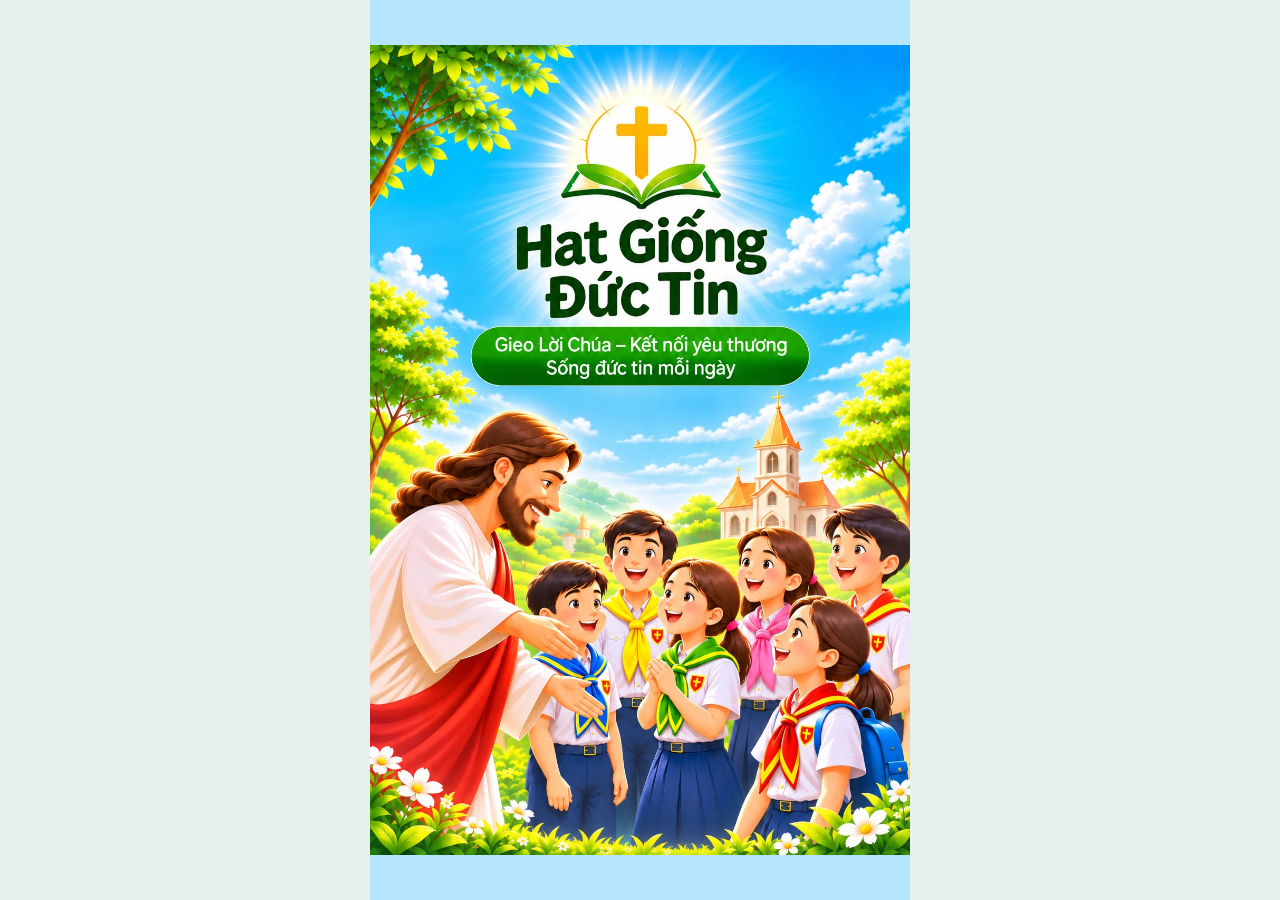
<file: index.html>
<!doctype html>
<html lang="vi">
<head>
  <meta charset="utf-8" />
  <meta name="viewport" content="width=device-width, initial-scale=1, viewport-fit=cover" />
  <meta name="theme-color" content="#127643" />
  <meta name="description" content="LUMI: cùng người trẻ khám phá Lời Chúa, cầu nguyện và kết nối cộng đoàn." />
  <title>LUMI – Hành trình đức tin</title>
  <link rel="icon" href="assets/icon.svg" type="image/svg+xml" />
  <link rel="manifest" href="manifest.webmanifest" />
  <meta name="apple-mobile-web-app-title" content="LUMI" />
  <link rel="stylesheet" href="styles.css" />
  <style id="lumi-welcome-image-fix">
    /* Ảnh chính thức: không vẽ lại, không chữ/nút giả; giữ nguyên tỷ lệ. */
    .outer-wrap { min-height: 100dvh; padding: 0; gap: 0; background: #e5f1ef; }
    .outside-note { display: none !important; }
    .phone { width: min(100%, 540px); height: 100dvh; min-height: 0; border: 0; border-radius: 0; box-shadow: none; background: #e9f6ff; }
    .welcome { background: #b6e6ff url('assets/hat_giong_duc_tin_start.webp') center center / contain no-repeat !important; }
    .welcome-tap { display: block; position: absolute; inset: 0; z-index: 10; width: 100%; height: 100%; padding: 0; margin: 0; border: 0; border-radius: 0; opacity: 0; cursor: pointer; }
    .welcome-tap:focus-visible { outline: 4px solid #137845; outline-offset: -8px; opacity: 1; background: #ffffff10; }
    @media (max-width: 780px) { .phone { width: 100vw; height: 100dvh; } }
  </style>
</head>
<body>
  <div class="outer-wrap">
    <main class="phone" id="app" aria-live="polite">
      <section class="screen welcome" id="welcome-screen" aria-label="Hạt Giống Đức Tin – màn hình khởi đầu LUMI">
        <button class="welcome-tap" id="start-button" type="button" aria-label="Chạm để bắt đầu khám phá ứng dụng LUMI"></button>
        <button id="signin-button" type="button" hidden aria-hidden="true" tabindex="-1">Đăng nhập (chưa mở)</button>
      </section>

      <section class="screen home hidden" id="home-screen" aria-label="Trang chủ LUMI">
        <div class="home-header">
          <div class="home-landscape" aria-hidden="true"></div>
          <div class="status home-status" aria-hidden="true"><span>09:41</span><span class="signal">▂▄▆ ◉ ▰</span></div>
          <div class="greeting">
            <div class="avatar" aria-hidden="true">🙂</div>
            <div class="greeting-text"><h2>Xin chào, bạn!</h2><button id="branch-button" class="branch-pill" type="button">✦ Chọn ngành TNTT <span aria-hidden="true">⌄</span></button></div>
            <button class="notification" id="notifications-button" type="button" aria-label="Thông báo"><span data-icon="bell"></span><span class="notification-dot"></span></button>
          </div>
        </div>

        <div class="home-scroll">
          <article class="scripture-card">
            <div class="scripture-label"><span data-icon="book"></span><span>Lời Chúa hôm nay</span></div>
            <blockquote>“Anh em hãy yêu thương nhau,<br/>như Thầy đã yêu thương anh em.”</blockquote>
            <div class="reference">Ga 15,12</div>
            <button class="read-button" type="button" data-feature="word">Đọc và suy niệm <span aria-hidden="true">›</span></button>
            <div class="book-illustration" aria-hidden="true"><span class="gold-cross">✝</span><span class="open-book" data-icon="book-open"></span></div>
          </article>

          <div class="feature-grid" aria-label="Các chức năng chính">
            <button type="button" class="feature tile-purple" data-feature="game"><span class="tile-icon" data-icon="gamepad"></span><span>Trò chơi<br/>Kinh Thánh</span></button>
            <button type="button" class="feature tile-green" data-feature="garden"><span class="tile-icon" data-icon="sprout"></span><span>Khu vườn<br/>Đức tin</span></button>
            <button type="button" class="feature tile-gold" data-feature="prayer"><span class="tile-icon" data-icon="praying"></span><span>Nguyện<br/>đường</span></button>
            <button type="button" class="feature tile-peach" data-feature="memorial"><span class="tile-icon" data-icon="candle"></span><span>Vườn<br/>tưởng nhớ</span></button>
            <button type="button" class="feature tile-blue" data-feature="community"><span class="tile-icon" data-icon="users"></span><span>Cộng đoàn<br/>Giới trẻ</span></button>
            <button type="button" class="feature tile-pink" data-feature="events"><span class="tile-icon" data-icon="calendar"></span><span>Hoạt động<br/>Giáo xứ</span></button>
          </div>
          <p class="home-footnote">“Ánh sáng của anh em phải chiếu giãi trước mặt thiên hạ.” – Mt 5,16</p>
        </div>
        <nav class="bottom-nav" aria-label="Điều hướng chính">
          <button class="nav-item active" type="button" data-nav="home"><span data-icon="home"></span><small>Trang chủ</small></button>
          <button class="nav-item" type="button" data-nav="word"><span data-icon="book-open"></span><small>Lời Chúa</small></button>
          <button class="nav-item" type="button" data-nav="game"><span data-icon="gamepad"></span><small>Trò chơi</small></button>
          <button class="nav-item" type="button" data-nav="community"><span data-icon="users"></span><small>Cộng đoàn</small></button>
          <button class="nav-item" type="button" data-nav="profile"><span data-icon="user"></span><small>Cá nhân</small></button>
        </nav>
      </section>
      <div class="modal-backdrop hidden" id="modal-backdrop">
        <section class="modal" role="dialog" aria-modal="true" aria-labelledby="modal-title">
          <button id="modal-close" class="close-modal" type="button" aria-label="Đóng">✕</button>
          <div class="modal-icon" id="modal-icon">✨</div>
          <h2 id="modal-title">Chào mừng</h2>
          <div id="modal-content"></div>
        </section>
      </div>
    </main>
    <div class="outside-note"><strong>LUMI</strong><p>Bản mẫu giao diện tương tác LUMI<br/>Dự án: <code>hanh-trinh-duc-tin</code></p><span>Thiết kế ưu tiên điện thoại · Dùng được trên GitHub Pages</span></div>
  </div>
  <script src="app.js" defer></script>
</body>
</html>
</file>
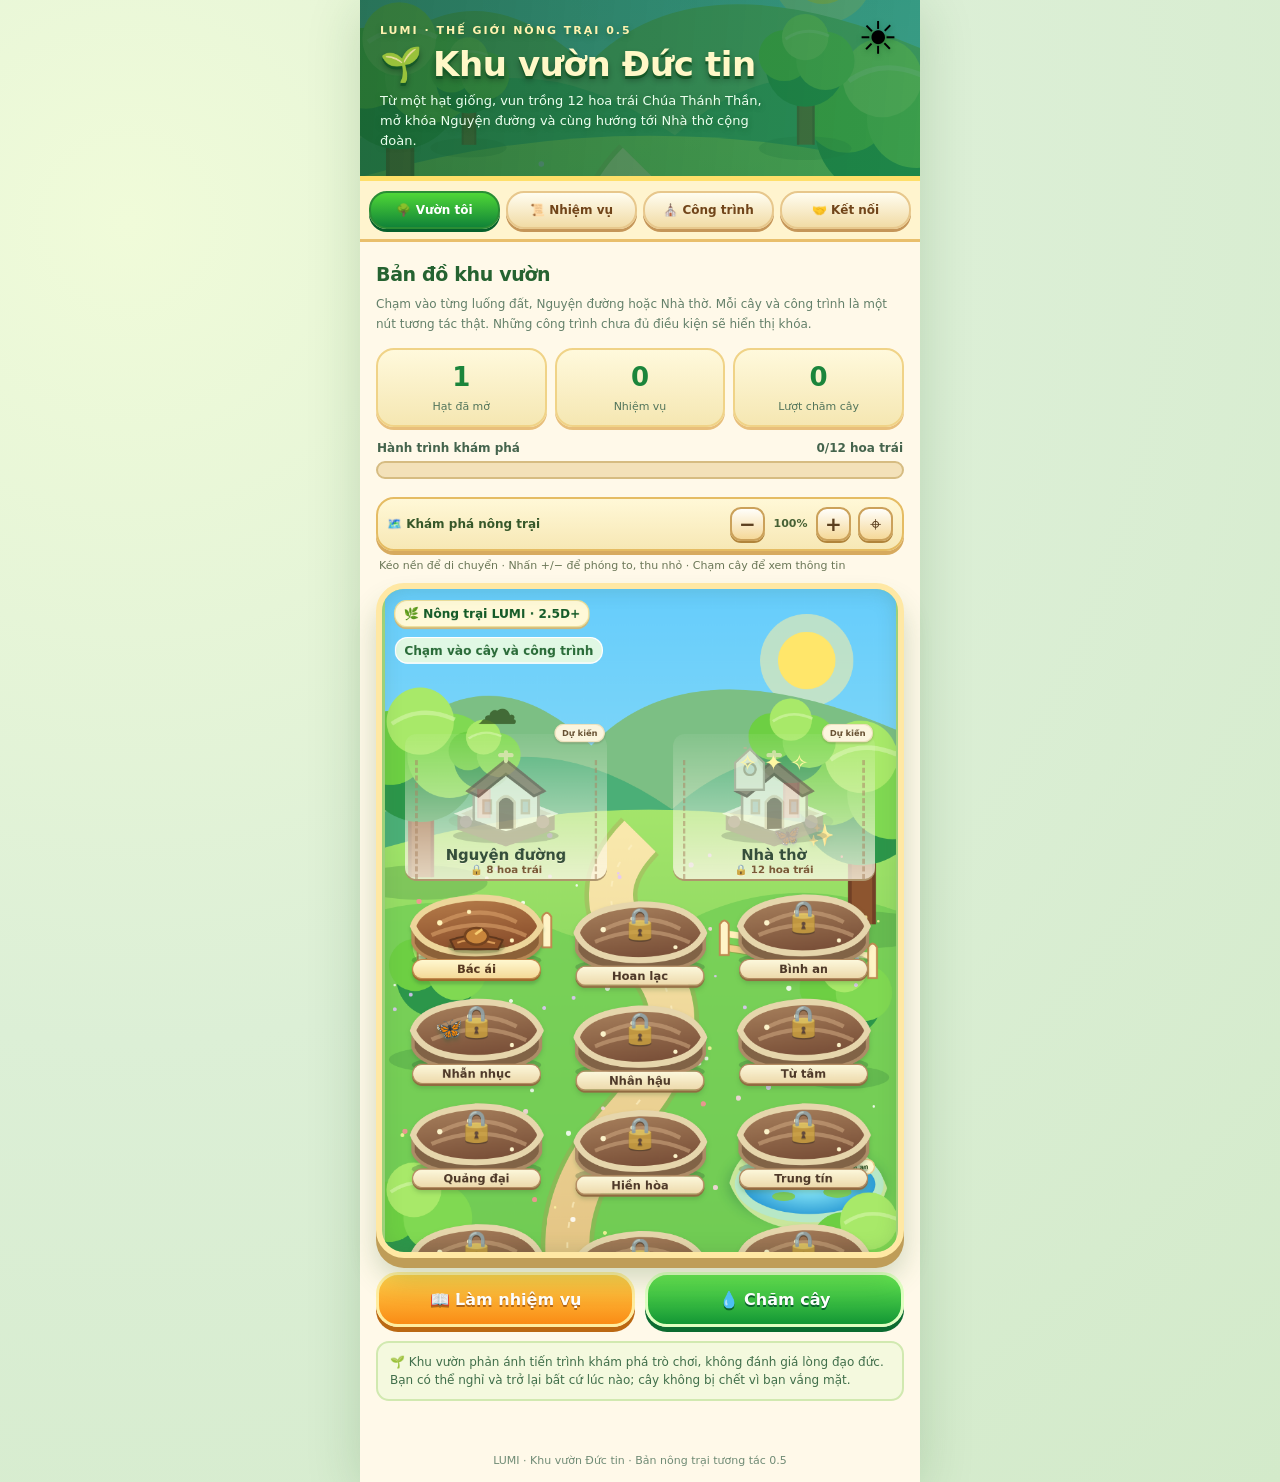
<file: garden-demo/index.html>
<!doctype html>
<html lang="vi"><head><meta charset="utf-8"><meta name="viewport" content="width=device-width, initial-scale=1, viewport-fit=cover"><meta name="theme-color" content="#236a45"><meta name="description" content="LUMI – Khu vườn Đức tin: hành trình khám phá 12 hoa trái và xây dựng nguyện đường, nhà thờ."><title>LUMI | Khu vườn Đức tin 0.5</title><style>
:root{font-family:system-ui,-apple-system,'Segoe UI',Arial,sans-serif;background:#eaf3e7;color:#19432d;font-synthesis:none}*{box-sizing:border-box}html{scroll-behavior:smooth}body{margin:0}button{font:inherit;cursor:pointer}button:focus-visible,[tabindex]:focus-visible{outline:3px solid #e5a82e;outline-offset:3px}button:disabled{opacity:.55;cursor:not-allowed}.app{max-width:560px;margin:auto;min-height:100dvh;background:#fffef7;box-shadow:0 12px 55px #19472b20}.hero{position:relative;overflow:hidden;padding:23px 20px 23px;color:#fff;background:radial-gradient(circle at 85% 0%,#a6d47c 0,transparent 38%),linear-gradient(140deg,#15583c,#329c67)}.hero:after{content:'☀';position:absolute;right:24px;top:8px;font-size:74px;color:#ffe4a6aa}.eyebrow{font-size:11px;letter-spacing:2px;font-weight:800;color:#d5f1db}.hero h1{margin:7px 0;font-size:27px;letter-spacing:-.4px}.hero p{font-size:13px;line-height:1.55;max-width:400px;margin:0;color:#ebffee}.nav{position:sticky;top:0;z-index:30;display:flex;gap:5px;padding:10px 9px;border-bottom:1px solid #e2e9dd;background:#fffefbf5;backdrop-filter:blur(12px)}.nav button{flex:1;border:0;border-radius:13px;background:#f0f5ec;color:#466b4e;padding:11px 3px;font-size:12px;font-weight:800;white-space:nowrap}.nav button.active{background:#197847;color:#fff}.panel{padding:18px 16px 26px}.hidden{display:none!important}.section-title{font-size:19px;font-weight:850;letter-spacing:-.35px;margin:3px 0 10px}.sub{font-size:12px;color:#64806a;line-height:1.6;margin:6px 0 12px}.notice{padding:10px 12px;border-radius:13px;background:#edf6e8;color:#416f4b;font-size:12px;line-height:1.5;margin:12px 0}.stats{display:grid;grid-template-columns:repeat(3,1fr);gap:8px;margin:14px 0}.stat{background:#f1f8ec;border:1px solid #d7eaca;border-radius:14px;text-align:center;padding:11px 5px}.stat strong{display:block;color:#21794a;font-size:23px;line-height:1.3}.stat span{font-size:11px;color:#52755b}.progress-caption{display:flex;justify-content:space-between;font-size:12px;font-weight:700;color:#45644d;margin:12px 1px 6px}.progress{height:11px;background:#dfebd6;overflow:hidden;border-radius:30px}.progress div{height:100%;width:0;background:linear-gradient(90deg,#7dbf60,#219566);border-radius:30px;transition:width .25s}.world{border:3px solid white;box-shadow:0 8px 30px #34744a33;position:relative;border-radius:27px;overflow:hidden;height:455px;background:linear-gradient(#98d8f6 0 38%,#cbebad 38% 55%,#a2cd7f 55% 100%)}.world:before{content:'';position:absolute;inset:40% -20% -12%;background:radial-gradient(ellipse at 50% 100%,#649f50 0 52%,transparent 53%),radial-gradient(ellipse at 15% 100%,#7dbe66 0 55%,transparent 56%);opacity:.8}.cloud{position:absolute;top:24px;left:27px;color:#fff;font-size:36px;text-shadow:0 3px 7px #ffffff60}.sun{position:absolute;top:10px;right:27px;font-size:45px}.world-title{position:absolute;left:14px;top:12px;z-index:2;color:#1d6d48;font-size:12px;font-weight:850;background:#ffffffe8;padding:6px 10px;border-radius:20px}.buildings{position:absolute;top:76px;left:13px;right:13px;display:grid;grid-template-columns:1fr 1fr;gap:14px;z-index:3}.building{border:2px solid #ffffffb7;background:#ffffffdc;min-height:95px;border-radius:17px;box-shadow:0 4px 10px #39763826;text-align:center;padding:7px 4px;color:#23553a;font-weight:750}.building .building-icon{display:block;font-size:34px;filter:drop-shadow(0 2px 1px #0002)}.building small{display:block;font-size:10px;margin-top:4px}.building.locked{filter:saturate(.65)}.building.locked .building-icon{opacity:.68}.buildings-path{position:absolute;top:164px;left:28%;width:45%;height:104px;border:8px solid #fff4d1;border-left:0;border-top:0;transform:rotate(17deg);border-radius:50%;opacity:.7}.plots{position:absolute;left:11px;right:11px;bottom:15px;z-index:4;display:grid;grid-template-columns:repeat(4,minmax(0,1fr));grid-template-rows:repeat(3,75px);gap:6px}.plot{border:1px solid #fbf0cc97;background:linear-gradient(155deg,#b8d58b,#719f55);border-radius:13px;box-shadow:inset 0 -8px 0 #517a3c40,0 2px 4px #24572e30;display:flex;align-items:center;justify-content:center;flex-direction:column;padding:3px;min-width:0;color:#173f27}.plot .plant-emoji{font-size:32px;line-height:1.1;filter:drop-shadow(0 3px 2px #24532a55)}.plot small{display:block;font-size:10px;font-weight:800;line-height:1.2;color:#fff;text-shadow:0 1px 3px #103c1e;max-width:100%;overflow:hidden;text-overflow:ellipsis;white-space:nowrap}.plot.locked{background:linear-gradient(#bda282,#977855);box-shadow:inset 0 -8px #654c3640}.plot.locked .plant-emoji{opacity:.75}.plot:active,.building:active{transform:scale(.97)}.actions{display:flex;gap:8px;margin:14px 0}.btn{border:0;background:#1c8251;color:#fff;border-radius:13px;padding:13px 13px;font-weight:800;font-size:13px;flex:1;min-height:44px}.btn.alt{border:1px solid #a8cdb3;background:#fff;color:#196b43}.btn.soft{background:#edf7e8;color:#216947;border:1px solid #cbdcc6}.card{border:1px solid #dde9d7;background:#fff;border-radius:18px;padding:15px;box-shadow:0 3px 10px #2854380c;margin:10px 0}.card h3{margin:6px 0;font-size:16px}.card p{margin:8px 0;font-size:13px;line-height:1.6;color:#526c59}.pill{display:inline-flex;border-radius:100px;padding:5px 10px;font-size:11px;background:#e8f4e2;color:#32764d;font-weight:800}.pill.gold{background:#fff3d4;color:#926111}.mission-head{display:flex;align-items:center;justify-content:space-between;gap:8px}.answer{display:block;background:#f7fbf5;border:1px solid #d6e8d4;color:#27533a;border-radius:11px;padding:11px;text-align:left;width:100%;margin-top:7px}.answer.correct{background:#def6e0;border-color:#358c45}.answer.wrong{background:#fff0e7;border-color:#c17552}.muted{color:#6e8672;font-size:11px;line-height:1.5}.plant-card{display:grid;grid-template-columns:56px 1fr;gap:11px;align-items:center}.plant-card .large{font-size:37px;text-align:center}.plant-card h3{margin:0}.plant-card p{margin:4px 0}.action-link{border:0;background:#eaf6e8;padding:8px 12px;border-radius:10px;color:#22794c;font-weight:750;font-size:12px}.tabs-inline{display:flex;gap:7px;overflow:auto;padding:0 0 7px}.tabs-inline button{flex:none;border:1px solid #cee5ca;background:#fff;border-radius:50px;padding:7px 11px;color:#33684a;font-size:12px}.tabs-inline button.selected{color:white;background:#237c52;border-color:#237c52}.chapel-scene{background:linear-gradient(180deg,#d1f0ff,#fdf1d6);border-radius:19px;padding:19px;text-align:center;margin:10px 0}.chapel-scene .em{font-size:75px;display:block}.dialog-shell{position:fixed;inset:0;background:#142e1ca8;z-index:50;display:flex;align-items:center;justify-content:center;padding:18px}.dialog{width:min(440px,100%);border-radius:22px;background:#fffef9;padding:21px;box-shadow:0 12px 50px #0a2c17aa;max-height:88dvh;overflow:auto}.dialog h3{margin:0 28px 10px 0}.dialog p{font-size:13px;line-height:1.65}.dialog .close{float:right;border:0;background:#eaf1e7;border-radius:50%;width:32px;height:32px}.toast{position:fixed;left:50%;bottom:22px;transform:translateX(-50%);width:min(500px,92vw);background:#194e33;color:white;padding:13px 18px;border-radius:12px;box-shadow:0 7px 32px #0004;z-index:90;font-size:13px;line-height:1.5}.footer{text-align:center;padding:15px;color:#708b75;font-size:11px}.choice{display:block;margin:10px 0;padding:10px;background:#f0f6ea;border:1px solid #dae9d4;border-radius:11px}.warning{border:1px solid #ebddbc;background:#fff9e9;border-radius:12px;padding:12px;color:#88632b;font-size:12px;line-height:1.55}.small-action{font-size:12px;padding:9px 13px}.empty{background:#f1f8ef;padding:14px;border-radius:13px;text-align:center}.helptext{font-size:12px;line-height:1.65;color:#58715b}.sr-only{position:absolute;width:1px;height:1px;overflow:hidden;clip:rect(0,0,0,0);white-space:nowrap}
@media(min-width:560px){.world{height:510px}.plots{grid-template-rows:repeat(3,87px)}.building{min-height:110px}}
@media(prefers-reduced-motion:reduce){html{scroll-behavior:auto}.progress div{transition:none}}
</style><link rel="stylesheet" href="garden-theme.css"><link rel="stylesheet" href="farm-04.css"><link rel="stylesheet" href="farm-05.css"></head><body><div class="app"><header class="hero"><div class="eyebrow">LUMI · THẾ GIỚI NÔNG TRẠI 0.5</div><h1>🌱 Khu vườn Đức tin</h1><p>Từ một hạt giống, vun trồng 12 hoa trái Chúa Thánh Thần, mở khóa Nguyện đường và cùng hướng tới Nhà thờ cộng đoàn.</p></header><nav class="nav" aria-label="Điều hướng khu vườn"><button type="button" class="active" data-tab="garden">🌳 Vườn tôi</button><button type="button" data-tab="missions">📜 Nhiệm vụ</button><button type="button" data-tab="buildings">⛪ Công trình</button><button type="button" data-tab="social">🤝 Kết nối</button></nav>
<section class="panel" id="garden"><h2 class="section-title">Bản đồ khu vườn</h2><p class="sub">Chạm vào từng luống đất, Nguyện đường hoặc Nhà thờ. Mỗi cây và công trình là một nút tương tác thật. Những công trình chưa đủ điều kiện sẽ hiển thị khóa.</p><div class="stats"><div class="stat"><strong id="seeds">1</strong><span>Hạt đã mở</span></div><div class="stat"><strong id="done">0</strong><span>Nhiệm vụ</span></div><div class="stat"><strong id="care">0</strong><span>Lượt chăm cây</span></div></div><div class="progress-caption"><span>Hành trình khám phá</span><span id="progressText">0/12 hoa trái</span></div><div class="progress"><div id="progressBar"></div></div><div class="farm-toolbar" role="group" aria-label="Điều khiển bản đồ"><span class="farm-toolbar-title">🗺️ Khám phá nông trại</span><button type="button" id="zoomOut" aria-label="Thu nhỏ bản đồ">−</button><output id="zoomLevel" aria-live="polite">100%</output><button type="button" id="zoomIn" aria-label="Phóng to bản đồ">+</button><button type="button" id="zoomReset" aria-label="Đặt lại vị trí bản đồ">⌖</button></div><p class="farm-help">Kéo nền để di chuyển · Nhấn +/− để phóng to, thu nhỏ · Chạm cây để xem thông tin</p><div class="world farm-world farm-camera" id="farmViewport" aria-label="Bản đồ nông trại có thể kéo và phóng to"><div class="farm-map" id="farmMap"><div class="world-title">🌿 Nông trại LUMI · 2.5D+</div><div class="farm-hint">Chạm vào cây và công trình</div><div class="farm-butterflies" aria-hidden="true">🦋 ✨</div><div class="farm-butterflies butterfly-two" aria-hidden="true">🦋</div><div class="farm-cloud-drift" aria-hidden="true">☁️</div><div class="farm-sparkle-sky" aria-hidden="true">✧ ✦ ✧</div><div class="farm-buildings"><button class="building locked" data-building="chapel" type="button"><img class="building-image" src="assets/farm-chapel.svg" alt=""/><span>Nguyện đường</span><small id="chapelMini">🔒 8 hoa trái</small></button><button class="building locked" data-building="church" type="button"><img class="building-image" src="assets/farm-church.svg" alt=""/><span>Nhà thờ</span><small id="churchMini">🔒 12 hoa trái</small></button></div><div class="farm-pond-sign" aria-hidden="true">🌸 Ao bình an</div><div class="plots" id="plots"></div></div></div><div class="actions"><button class="btn" data-go="missions">📖 Làm nhiệm vụ</button><button class="btn alt" id="careBtn">💧 Chăm cây</button></div><div class="notice">🌱 Khu vườn phản ánh tiến trình khám phá trò chơi, không đánh giá lòng đạo đức. Bạn có thể nghỉ và trở lại bất cứ lúc nào; cây không bị chết vì bạn vắng mặt.</div></section>
<section class="panel hidden" id="missions"><h2 class="section-title">Hành trình 12 hoa trái</h2><p class="sub">Mỗi hoạt động khám phá giúp mở một hạt giống. Không bắt buộc chia sẻ trải nghiệm riêng tư hoặc gửi ảnh làm bằng chứng.</p><div class="tabs-inline" id="missionFilters"><button class="selected" data-filter="all">Tất cả</button><button data-filter="todo">Chưa làm</button><button data-filter="done">Đã khám phá</button></div><div id="missionCards"></div></section>
<section class="panel hidden" id="buildings"><h2 class="section-title">Công trình đức tin</h2><p class="sub">Khu vườn → Nguyện đường → Nhà thờ. Các ngưỡng này chỉ là mốc thử nghiệm để thiết kế trò chơi.</p><div id="buildingCards"></div><div class="notice">🙏 Kinh nguyện luôn mở trong mục này để mọi người có thể cầu nguyện tự do, kể cả khi chưa xây dựng Nguyện đường trong trò chơi.</div><button class="btn" id="prayOpen">🕯️ Đọc lời nguyện ngắn</button></section>
<section class="panel hidden" id="social"><h2 class="section-title">Vườn cộng đoàn</h2><div class="warning"><strong>Chưa mở kết nối trực tuyến.</strong> Giai đoạn 0.4 không yêu cầu tài khoản, không gửi thông tin lên máy chủ và không cho người lạ nhắn tin.</div><div class="card"><h3>💧 Tưới cây giúp bạn</h3><p>Trong tương lai, khi hai bạn đồng ý kết nối, mỗi người có thể tưới cây hỗ trợ bạn mình theo giới hạn an toàn.</p><button class="btn soft" id="demoWater">Thử mô phỏng lời chúc</button></div><div class="card"><h3>⛪ Xây Nhà thờ cộng đoàn</h3><p>Các nhóm do người phụ trách quản lý sẽ cùng khám phá nhiệm vụ để đóng góp vật liệu trò chơi, không trao đổi tiền hoặc mua bán vật phẩm.</p></div><p class="helptext">Khi phát triển đa người chơi, cần Firebase Auth, Firestore Security Rules và kiểm chứng phần thưởng ở máy chủ. Khu vườn của trẻ vị thành niên mặc định riêng tư.</p></section>
<footer class="footer">LUMI · Khu vườn Đức tin · Bản nông trại tương tác 0.5</footer></div><div class="dialog-shell hidden" id="modal" role="presentation"><div class="dialog" role="dialog" aria-modal="true" aria-labelledby="modalTitle"><button class="close" id="closeModal" type="button" aria-label="Đóng">×</button><h3 id="modalTitle">Thông tin</h3><div id="modalBody"></div></div></div><div id="toast" class="toast hidden" role="status" aria-live="polite"></div><script src="garden.js"></script><script src="farm-04.js"></script><script src="farm-05.js"></script></body></html>
</file>
<file: styles.css>
:root{font-family:system-ui,-apple-system,"Segoe UI",Arial,sans-serif;color:#183e2b;background:#edf4ec;font-synthesis:none}*{box-sizing:border-box}html,body{margin:0;min-height:100%}button{font:inherit;cursor:pointer}button:focus-visible{outline:3px solid #d69b15;outline-offset:3px}.hidden{display:none!important}.outer-wrap{min-height:100vh;display:flex;justify-content:center;align-items:center;gap:64px;padding:26px}.phone{width:390px;height:min(808px,calc(100dvh - 28px));min-height:650px;flex:none;border:7px solid #171e1b;border-radius:44px;box-shadow:0 18px 55px #183d283a,0 0 0 3px #bcc2ba;overflow:hidden;position:relative;background:#fff}.screen{height:100%;width:100%;position:absolute;inset:0;overflow:hidden}.status{position:relative;z-index:3;display:flex;justify-content:space-between;padding:19px 29px 0;color:#111;font-weight:800;font-size:13px}.signal{letter-spacing:1px}.welcome{background:linear-gradient(#91d9ff 0%,#dff4fa 53%,#faf0d3 100%)}.welcome-sky{position:absolute;inset:0;background:radial-gradient(circle at 53% 10%,#fff9ad 0%,#ffffff75 11%,transparent 32%),linear-gradient(155deg,#70c3f6 0%,#bce9ff 41%,#e9f9e5 65%,#fff6e7 100%)}.welcome-sky:after{content:'☁';position:absolute;top:27%;left:5%;font-size:90px;color:#ffffffac;text-shadow:200px -56px 0 #ffffff80}.welcome-brand{position:relative;z-index:2;text-align:center;margin-top:9px}.mark{height:67px;display:flex;flex-direction:column;justify-content:center;align-items:center;color:#edae00;line-height:1}.cross{font-size:46px;text-shadow:0 0 20px #ffff9e}.book{font-size:32px;color:#14743c;line-height:0.5;transform:scaleX(1.5)}.brand-overline{font-size:12px;color:#176a43;letter-spacing:4px;font-weight:800;margin:8px 0 0}.welcome-brand h1{font-size:43px;letter-spacing:1px;color:#0b693b;text-shadow:0 3px 0 #ffffffaa;margin:0;font-weight:900}.brand-rule{width:80px;height:4px;background:#e4b23e;border-radius:100%;margin:5px auto 14px}.brand-tagline{font-size:13px;font-weight:750;color:white;background:linear-gradient(95deg,#1d8e48,#137638);border-radius:24px;width:max-content;max-width:90%;margin:auto;padding:10px 15px;line-height:1.45;box-shadow:0 4px 12px #0d673035}.welcome-scene{position:absolute;left:0;right:0;bottom:116px;height:43%;background-image:linear-gradient(to bottom,transparent 75%,#fbf2de 100%),url('assets/chua-giesu-va-gioi-tre.webp');background-position:center center;background-size:cover;background-repeat:no-repeat}.welcome-actions{position:absolute;left:0;right:0;bottom:0;z-index:2;padding:16px 58px 20px;background:linear-gradient(transparent,#fff5e5 14%,#fffaf0 100%);display:grid;gap:10px}.btn{border-radius:999px;padding:12px 15px;font-size:16px;font-weight:800;min-height:46px}.primary{color:#fff;border:0;background:linear-gradient(95deg,#19834e,#0c6c37);box-shadow:0 4px 8px #155a323d}.primary span{font-size:24px;line-height:0}.light{border:2px solid #177547;color:#13653b;background:#fff9ef}.tiny-caption{margin:3px -30px 0;text-align:center;color:#536e55;font-size:10px}.home{background:#fff;display:flex;flex-direction:column}.home-header{position:relative;height:170px;flex-shrink:0;background:linear-gradient(#83cef8,#d8f5e8)}.home-landscape{position:absolute;inset:0;background-image:url('assets/phong-canh-giao-xu.webp');background-position:center bottom;background-size:cover}.home-status{padding-top:17px}.greeting{position:absolute;display:flex;align-items:center;gap:10px;top:39px;left:16px;right:17px}.avatar{border-radius:50%;border:3px solid #fff;box-shadow:0 2px 9px #195f4a33;background:#fff3d7;width:51px;height:51px;font-size:33px;text-align:center;line-height:45px}.greeting-text{flex:1}.greeting-text h2{font-size:19px;letter-spacing:-.6px;margin:0 0 3px;color:#183823;text-shadow:0 1px 3px #fff}.branch-pill{border:0;border-radius:22px;color:#fff;background:#e678a8;padding:5px 13px;font-size:12px;font-weight:750}.notification{border:0;background:#ffffffb0;border-radius:50%;font-size:26px;position:relative;width:42px;height:42px}.notification-dot{height:9px;width:9px;border-radius:50%;background:#f13236;position:absolute;right:4px;top:3px}.home-scroll{flex:1;overflow:auto;padding:0 13px 12px;scrollbar-width:thin;position:relative;margin-top:-2px}.scripture-card{height:177px;position:relative;overflow:hidden;border-radius:19px;padding:18px 16px 13px;background:radial-gradient(circle at 89% 52%,#fff1a3 0%,#fffaed 29%,transparent 53%),linear-gradient(125deg,#fffef2,#fff);box-shadow:0 4px 13px #425c4340;margin:0 2px 17px;border:1px solid #ece9d8}.scripture-label{font-weight:850;font-size:15px;color:#145635}.scripture-card blockquote{margin:14px 0 5px;font-size:14px;line-height:1.45;font-weight:750;color:#242820;max-width:245px}.reference{font-size:12px;color:#454944}.read-button{position:relative;z-index:2;margin-top:11px;border:1px solid #8dbd97;background:#f0f9ee;border-radius:30px;color:#0c6a3b;padding:7px 15px;font-weight:750;font-size:12px}.book-illustration{position:absolute;right:0;bottom:13px;width:118px;text-align:center;pointer-events:none}.gold-cross{display:block;color:#e9b80a;font-size:50px;line-height:1;text-shadow:0 0 15px #ffd84b}.open-book{font-size:51px;line-height:1}.feature-grid{display:grid;grid-template-columns:repeat(3,minmax(0,1fr));gap:11px}.feature{border:0;border-radius:17px;min-height:130px;display:flex;flex-direction:column;justify-content:center;align-items:center;gap:12px;color:#211d25;box-shadow:0 3px 8px #304a2a1b;font-size:13px;line-height:1.28;font-weight:850;text-align:center;padding:9px 3px}.feature:active{transform:scale(.97)}.tile-icon{font-size:38px;line-height:1.1}.tile-purple{background:#f1eaff}.tile-green{background:#e5f9e9}.tile-gold{background:#fff3d8}.tile-peach{background:#fff0e5}.tile-blue{background:#e6f4ff;color:#1e478c}.tile-pink{background:#ffe9f0}.home-footnote{text-align:center;font-size:10px;color:#73846f;line-height:1.5;margin:14px 8px 6px}.bottom-nav{flex-shrink:0;height:69px;display:flex;align-items:center;justify-content:space-around;border-top:1px solid #e2e6df;background:white;padding-bottom:env(safe-area-inset-bottom,0px)}.nav-item{height:58px;flex:1;border:0;background:transparent;display:flex;flex-direction:column;align-items:center;justify-content:center;gap:1px;color:#68706b}.nav-item span{font-size:26px;font-weight:bold;line-height:1}.nav-item small{font-size:10px;white-space:nowrap}.nav-item.active{color:#17834b;font-weight:800}.modal-backdrop{position:absolute;inset:0;background:#152f24a8;z-index:20;display:flex;align-items:end;justify-content:center}.modal{width:100%;max-height:85%;overflow:auto;background:#fff;border-radius:28px 28px 0 0;padding:22px 24px 30px;box-shadow:0 -6px 24px #0002;position:relative}.modal h2{margin:8px 0 13px;font-size:23px;color:#174f34}.modal p{font-size:14px;color:#4c594d;line-height:1.6}.modal-icon{font-size:38px}.close-modal{position:absolute;top:19px;right:18px;border:0;border-radius:50%;width:34px;height:34px;background:#edf3ed;font-size:17px}.modal .action{background:#167847;border:0;border-radius:22px;color:white;font-weight:750;padding:12px 19px;margin-top:14px;width:100%}.branch-list{display:grid;gap:7px}.branch-choice{display:flex;align-items:center;gap:10px;text-align:left;background:#f7faf6;border:1px solid #dfe8dd;border-radius:12px;padding:8px 12px;width:100%;font-weight:700;color:#21442f}.branch-choice svg{width:62px;height:36px;flex-shrink:0}.branch-choice small{display:block;color:#738574;font-weight:500}.quiz-option{display:block;width:100%;border:1px solid #cfe3d5;padding:12px;margin:8px 0;border-radius:10px;text-align:left;background:#fff;color:#264d37}.quiz-option.correct{background:#dff6df;border-color:#388843}.quiz-option.incorrect{background:#fff0e8;border-color:#d27755}.feedback{font-weight:750;color:#236c43}.outside-note{max-width:300px;color:#214c33}.outside-note strong{font-size:36px;letter-spacing:1px}.outside-note strong span{color:#d7a333;font-size:22px}.outside-note p{font-size:16px;line-height:1.7}.outside-note>span{color:#678371;font-size:13px}@media(max-width:780px){.outer-wrap{padding:0;background:white}.phone{width:100vw;height:100dvh;min-height:0;border:none;border-radius:0;box-shadow:none}.outside-note{display:none}.welcome-scene{height:43%}}@media(max-height:690px){.welcome-brand h1{font-size:34px}.mark{height:46px}.cross{font-size:35px}.brand-tagline{padding:6px 12px}.welcome-scene{height:38%;bottom:107px}.welcome-actions{padding-bottom:10px}.home-header{height:146px}.feature{min-height:109px;gap:6px}.scripture-card{height:161px}.home-footnote{display:none}}@media(prefers-reduced-motion:reduce){*{scroll-behavior:auto!important;transition:none!important}}

/* Tinh chỉnh giao diện 1.1 */
.greeting{top:55px;align-items:center}
.home-header{height:178px}
.greeting-text h2{font-size:20px;line-height:1.3;letter-spacing:-.2px}
.branch-pill{background:#14774e;color:white;font-size:12px;padding:7px 12px;box-shadow:0 2px 7px #173e2730}
.avatar{font-size:30px}
.scripture-card{margin-top:0;height:190px}
.scripture-label{display:flex;align-items:center;gap:7px;font-size:15px}
.scripture-label [data-icon]{display:inline-flex;width:22px;height:22px;color:#d89a13}
.feature{min-height:127px;gap:11px;font-size:13.5px;line-height:1.27}
.tile-icon{display:flex;align-items:center;justify-content:center;width:48px;height:48px}
.tile-icon svg{width:43px;height:43px;filter:drop-shadow(0 2px 2px #00000012)}
.tile-purple .tile-icon{color:#8055cb}.tile-green .tile-icon{color:#279a51}.tile-gold .tile-icon{color:#d48a22}.tile-peach .tile-icon{color:#c8772b}.tile-blue .tile-icon{color:#267bd1}.tile-pink .tile-icon{color:#de4d73}
.bottom-nav{min-height:71px}.nav-item>span{display:flex;justify-content:center;align-items:center;width:27px;height:27px}.nav-item svg{height:23px;width:23px}
.notification{display:flex;align-items:center;justify-content:center}.notification [data-icon] svg{width:22px;height:22px}
.book-illustration{right:7px;bottom:12px;width:95px}.gold-cross{font-size:40px}.open-book{display:block;color:#be8c3b}.open-book svg{height:52px;width:70px;fill:#fff8db;stroke:#ab7833;stroke-width:1.3}
.scripture-card blockquote{max-width:233px;font-size:14.5px}
@media(max-width:780px){.home-header{height:178px}}
@media(max-height:690px){.home-header{height:148px}.greeting{top:42px}.scripture-card{height:166px}.feature{min-height:105px;gap:6px}.tile-icon{height:37px}.tile-icon svg{height:35px;width:35px}}

/* LUMEN 1.1.1 - Sua kich thuoc bieu tuong */

.scripture-label {
  display: flex;
  align-items: center;
  gap: 7px;
}

.scripture-label [data-icon],
.nav-item [data-icon],
.notification [data-icon] {
  display: inline-flex;
  align-items: center;
  justify-content: center;
  width: 24px;
  height: 24px;
  flex-shrink: 0;
}

.scripture-label svg,
.nav-item svg,
.notification svg {
  display: block;
  width: 22px !important;
  height: 22px !important;
}

.book-illustration {
  position: absolute;
  right: 8px;
  bottom: 12px;
  width: 85px;
  height: 112px;
  display: flex;
  flex-direction: column;
  align-items: center;
  justify-content: flex-end;
  pointer-events: none;
}

.book-illustration .gold-cross {
  font-size: 34px;
  line-height: 1.1;
}

.book-illustration .open-book {
  display: flex;
  width: 78px;
  height: 54px;
  align-items: center;
  justify-content: center;
}

.book-illustration .open-book svg {
  display: block;
  width: 74px !important;
  height: 52px !important;
}

.tile-icon {
  display: flex;
  align-items: center;
  justify-content: center;
  width: 48px;
  height: 48px;
  flex: 0 0 48px;
}

.tile-icon svg {
  display: block;
  width: 42px !important;
  height: 42px !important;
}

.feature {
  justify-content: center;
  gap: 9px;
}

@media (max-height: 690px) {
  .tile-icon {
    width: 37px;
    height: 37px;
    flex-basis: 37px;
  }

  .tile-icon svg {
    width: 35px !important;
    height: 35px !important;
  }
}
</file>
<file: garden-demo/garden-theme.css>
/* LUMI Garden 0.3: cải thiện đồ họa trên DOM, không dùng ảnh chụp giao diện làm nút */
:root{font-family:ui-rounded,"Arial Rounded MT Bold",system-ui,-apple-system,"Segoe UI",sans-serif;color:#2d4c1a;background:#e4f4db}
body{background:radial-gradient(circle at 10% 15%,#f0fbd9,#dcefd6 48%,#d3eaca)}
.app{background:#fff9e9;box-shadow:0 10px 50px #1b591d30}
.hero{padding:24px 20px 25px;background:linear-gradient(90deg,#125f28d9,#16692b75),url('assets/landscape.svg') center 33%/cover;border-bottom:5px solid #ffdf69;text-shadow:0 2px 5px #1457268c}
.hero:after{content:'☀️';font-size:45px;top:12px;right:22px;color:initial}
.hero h1{font-size:29px;color:#fff8c7;text-shadow:0 3px 0 #155927,0 4px 6px #0005}
.nav{background:#fff4ce;border-bottom:3px solid #e9bf6c;gap:6px}
.nav button{background:linear-gradient(#fffdf0,#f1dba5);border:2px solid #e7c78c;border-radius:18px;color:#71451a;box-shadow:0 3px 0 #c59659;font-weight:900;padding:10px 2px}
.nav button.active{background:linear-gradient(#4fd737,#118438);color:white;border-color:#2a8d34;box-shadow:0 3px 0 #06602b}
.section-title{color:#256331}.stat{background:linear-gradient(#fff9dc,#f5e7b2);border:2px solid #f0d387;border-radius:18px;box-shadow:0 3px 0 #e8bf7b}.stat strong{color:#1b853b;font-size:26px}.progress{background:#f3e1b9;border:2px solid #d6bc82;height:18px}.progress div{background:linear-gradient(#91ee64,#35b848);box-shadow:inset 0 2px #d2ff9f}
.world{height:600px;background:#8dcf67 url('assets/landscape.svg') center center/100% 100% no-repeat;border:5px solid #fff8d5;box-shadow:0 8px 0 #d5a76b,0 16px 30px #2370295e;border-radius:27px;isolation:isolate}
.world:before{display:none}.world-title{top:15px;left:15px;color:#155b28;border:2px solid #eddf9b;background:#fff9d8;box-shadow:0 3px 0 #ceb77a}
.sun,.cloud{display:none}.garden-sparkles{position:absolute;top:45px;right:24px;color:#fff5a0;font-size:28px;letter-spacing:11px;text-shadow:0 0 10px #ffec59;animation:twinkle 3s ease-in-out infinite alternate}
.buildings{top:100px;gap:13px}.building{min-height:145px;position:relative;border:3px solid #fff3c6;background:linear-gradient(#fffbedee,#f8e5b8e8);border-radius:23px;box-shadow:0 6px 0 #c39558,0 10px 17px #3d6b285c;text-shadow:0 1px white;font-weight:900;font-size:15px;transition:transform .16s}
.building-image{height:86px;width:100%;display:block;object-fit:contain;filter:drop-shadow(0 4px 3px #53432140)}
.building.locked .building-image{filter:grayscale(.8) drop-shadow(0 4px 3px #53432140);opacity:.65}.building small{font-weight:800;font-size:11px;color:#875921}
.buildings-path{display:none}
.plots{bottom:22px;left:9px;right:9px;grid-template-rows:repeat(3,90px);gap:8px}
.plot{background:linear-gradient(#cbb184,#a66b36);border:3px solid #f0c686;border-radius:18px;box-shadow:0 7px 0 #765024,0 10px 9px #365b2255,inset 0 0 0 2px #edbd7a;color:#fff9e8;transition:transform .16s,filter .16s;position:relative;overflow:visible}
.plot:before{content:'';position:absolute;inset:7px 6px 16px;border-radius:55% 55% 38% 38%;background:repeating-linear-gradient(150deg,#b77a42 0 4px,#b07a42 5px 11px,#c58e55 12px 17px);opacity:.75}
.plot:not(.locked){background:linear-gradient(#84d66d,#57ae3a);border-color:#d6f49a;box-shadow:0 7px 0 #368338,0 10px 9px #365b2255,inset 0 0 0 2px #aaf27a}
.plot:not(.locked):before{background:linear-gradient(#a6784b,#8a552d);opacity:1;inset:13px 8px 9px}
.plot .plant-emoji{position:relative;z-index:1;width:100%;height:62px;display:flex;align-items:center;justify-content:center;filter:drop-shadow(0 3px 1px #56452333);line-height:1}
.plant-art{height:68px;max-width:95%;object-fit:contain;animation:plant-entry .35s cubic-bezier(.3,1.4,.3,1)}
.lock-art{font-size:28px;filter:drop-shadow(0 2px #523722)}
.plot small{position:relative;z-index:2;color:#5a391d;max-width:calc(100% - 4px);overflow:visible;white-space:normal;font-size:10px;text-shadow:0 1px #fff8d5,0 0 3px #fff8d5;background:#fff0bc;border:1px solid #d8a35d;border-radius:50px;padding:3px 2px;min-width:95%;transform:translateY(6px);line-height:1.05}
.plot:active,.building:active{transform:translateY(4px)}.plot:focus-visible,.building:focus-visible{outline:4px solid #faca36;outline-offset:5px}
.actions .btn{background:linear-gradient(#ffcf4a,#fa8c15);border:3px solid #ffed9f;box-shadow:0 5px 0 #bb6812;text-shadow:0 2px #b26617;font-size:15px;border-radius:22px;min-height:55px}
.actions .btn.alt{background:linear-gradient(#65e650,#139735);border-color:#e0ffc1;box-shadow:0 5px 0 #0c6b30;color:#fff;text-shadow:0 2px #0c622d}
.card{border:2px solid #e4d198;box-shadow:0 4px 0 #e2d5b4;background:#fffdf3}.card .btn,.dialog .btn{background:linear-gradient(#46c95c,#19783a);border-radius:15px}.pill{background:#f4f9d9}.dialog{border:5px solid #ffe4a2;box-shadow:0 10px 0 #caac6a,0 20px 50px #0a2c17aa}.notice{background:#f4f9de;border:2px solid #d1e9b0}
@keyframes twinkle{from{opacity:.4;transform:scale(.92)}to{opacity:1;transform:scale(1.05)}}@keyframes plant-entry{from{opacity:.6;transform:scale(.75)}to{opacity:1;transform:scale(1)}}
@media(min-width:560px){.world{height:670px}.plots{grid-template-rows:repeat(3,102px)}.plant-art{height:78px}.building{min-height:165px}.building-image{height:100px}}
@media(max-width:390px){.world{height:565px}.plots{grid-template-rows:repeat(3,78px);gap:6px}.building{min-height:122px;font-size:12px}.building-image{height:68px}.plot small{font-size:9px}.plant-art{height:60px}.nav button{font-size:10px}}
@media(prefers-reduced-motion:reduce){.garden-sparkles,.plant-art{animation:none}}
</file>
<file: garden-demo/farm-04.css>
/* LUMI 0.4: nông trại isometric 2.5D. Các đối tượng là nút DOM thật. */
.hero{background:linear-gradient(95deg,#155a2fcb,#177f48a8),url('assets/farm-world.svg') center 15%/cover;}
.hero .eyebrow{color:#fff2af}.hero h1{font-size:clamp(25px,6vw,34px)}
.farm-world{height:auto;overflow:hidden;border:6px solid #ffe8a4;border-radius:28px;background:#79c958;box-shadow:0 10px 0 #bf9d58,0 20px 28px #32662b3b;}
.farm-world:before{display:none}.farm-map{position:relative;width:100%;aspect-ratio:800/1260;background:url('assets/farm-world.svg') center/100% 100% no-repeat;isolation:isolate}
.farm-map .world-title{top:13px;left:15px;z-index:6;font-size:12px}.farm-hint{position:absolute;top:59px;left:16px;z-index:5;background:#f4ffe1db;color:#2b6c39;border-radius:20px;padding:6px 9px;font-weight:800;font-size:10px;border:2px solid #fff}
.farm-butterflies{position:absolute;right:12%;top:29%;font-size:22px;animation:butterfly 4s ease-in-out infinite;filter:drop-shadow(0 4px 3px #16583450);pointer-events:none}
.farm-buildings{position:absolute;top:18%;left:4%;right:4%;height:18%;display:flex;align-items:flex-end;justify-content:space-between;gap:7%;z-index:4}
.farm-buildings .building{position:relative;flex:1;max-width:43%;min-height:0;height:100%;display:flex;flex-direction:column;align-items:center;justify-content:flex-end;padding:0 2px 5px;border:0;border-radius:18px;background:linear-gradient(#ffffff10,#fff8ddc9);box-shadow:0 3px 0 #ba9455;color:#295332;font-size:12px;text-shadow:0 1px #fff8d4}
.farm-buildings .building-image{display:block;width:100%;height:70%;object-fit:contain;filter:drop-shadow(0 7px 3px #266c3f56);transition:transform .23s}
.farm-buildings .building:hover .building-image,.farm-buildings .building:focus-visible .building-image{transform:translateY(-5px) scale(1.05)}
.farm-buildings .building.locked .building-image{filter:grayscale(.8) drop-shadow(0 7px 3px #266c3f56);opacity:.8}
.farm-buildings .building small{margin-top:1px;font-size:10px;white-space:nowrap}.farm-pond-sign{position:absolute;right:4%;top:71%;background:#fff8d3ef;border:2px solid #eacc8c;border-radius:14px;padding:5px 8px;font-size:10px;font-weight:850;transform:rotate(-5deg)}
.farm-world .plots{position:absolute;inset:0;display:block;z-index:5;pointer-events:none}
.farm-world .plot{position:absolute;width:28%;height:12%;margin:0;display:flex;flex-direction:column;align-items:center;justify-content:flex-end;background:transparent url('assets/farm-plot.svg') center 45%/100% 100% no-repeat!important;box-shadow:none!important;border:0!important;border-radius:0!important;overflow:visible;padding:0 2px 6px;pointer-events:auto;transition:transform .2s,filter .2s;filter:drop-shadow(0 5px 2px #38713855)}
.farm-world .plot:before{display:none!important}.farm-world .plot.locked{filter:grayscale(.3) drop-shadow(0 4px 3px #3e6f3840)}
.farm-world .plot:nth-child(3n + 1){left:4%}.farm-world .plot:nth-child(3n + 2){left:36%}.farm-world .plot:nth-child(3n + 3){left:68%}
.farm-world .plot:nth-child(-n + 3){top:36%}.farm-world .plot:nth-child(n + 4):nth-child(-n + 6){top:49%}.farm-world .plot:nth-child(n + 7):nth-child(-n + 9){top:62%}.farm-world .plot:nth-child(n + 10){top:77%}
.farm-world .plot:nth-child(3n + 2){transform:translateY(7%)}.farm-world .plot:hover{filter:drop-shadow(0 0 10px #fff59c)}.farm-world .plot:active{transform:scale(.96)}
.farm-world .plot .plant-emoji{position:absolute;top:-14%;left:0;width:100%;height:94%;display:flex;align-items:center;justify-content:center;filter:none;z-index:2}
.farm-world .plot .plant-art{height:100%;max-width:95%;width:100%;object-fit:contain;filter:drop-shadow(0 5px 3px #344a2055);animation:cropPop .4s ease-out}
.farm-world .plot .lock-art{font-size:clamp(21px,6vw,37px);transform:translateY(9px)}
.farm-world .plot small{position:absolute;z-index:3;bottom:-4%;width:90%;min-width:0;max-width:90%;font-size:clamp(9px,2.6vw,12px);background:linear-gradient(#fff8d0,#f5da98);border:2px solid #c38a4e;padding:4px 1px;border-radius:100px;color:#563820;text-shadow:none;transform:none!important;white-space:normal;box-shadow:0 3px 0 #9f692d;line-height:1.1}
.farm-world .plot.farm-highlight{animation:cropGlow .75s ease-in-out 2}
.actions{gap:10px}.actions .btn{font-size:clamp(12px,3.5vw,16px)}
@keyframes butterfly{50%{transform:translate(-12px,-16px) rotate(-8deg)}}@keyframes cropPop{from{opacity:.4;transform:translateY(10px) scale(.8)}to{opacity:1;transform:translateY(0) scale(1)}}@keyframes cropGlow{50%{filter:drop-shadow(0 0 17px #fff898);transform:scale(1.07)}}
@media(min-width:560px){.farm-world{height:auto}.farm-map{aspect-ratio:800/1260}.farm-buildings .building{font-size:16px}.farm-world .plot small{font-size:12px}}
@media(max-width:385px){.farm-world .plot{width:29%}.farm-world .plot:nth-child(3n+3){left:67%}.farm-buildings .building small{font-size:9px}}
@media(prefers-reduced-motion:reduce){.farm-butterflies,.farm-world .plot .plant-art,.farm-world .plot.farm-highlight{animation:none}}
</file>
<file: garden-demo/farm-05.css>
/* LUMI 0.5 — camera isometric 2.5D, kế thừa toàn bộ cơ chế LUMI 0.4. */
.farm-toolbar{position:relative;z-index:7;display:flex;align-items:center;gap:7px;margin:18px 0 7px;padding:8px 9px;border:2px solid #e5bc63;border-radius:18px;background:linear-gradient(#fff8d7,#f7e8b5);box-shadow:0 4px 0 #d7aa5e}
.farm-toolbar-title{flex:1;min-width:0;font-weight:900;color:#37582a;font-size:12px}
.farm-toolbar button{width:35px;height:34px;flex:none;border:2px solid #cba15a;border-radius:11px;background:linear-gradient(#fffefa,#f5d898);box-shadow:0 2px 0 #b1843b;color:#5b3f1f;font-size:20px;font-weight:900;touch-action:manipulation}
.farm-toolbar button:active{transform:translateY(2px);box-shadow:none}
.farm-toolbar output{font-size:11px;font-weight:850;color:#476135;min-width:37px;text-align:center}
.farm-help{font-size:11px;line-height:1.45;color:#6b7757;margin:6px 3px 9px}
.farm-world.farm-camera{height:clamp(465px,75dvh,680px)!important;overflow:hidden;position:relative;touch-action:none;background:#a6dc80;user-select:none;-webkit-user-select:none}
.farm-camera .farm-map{position:absolute!important;top:0!important;left:0!important;width:800px!important;height:1260px!important;aspect-ratio:auto!important;transform-origin:top left;will-change:transform;cursor:grab;touch-action:none}
.farm-camera .farm-map.is-dragging{cursor:grabbing}
.farm-camera button{touch-action:manipulation;user-select:none}
.farm-camera .farm-world-title{pointer-events:none}
.farm-camera .farm-buildings .building{font-size:23px}
.farm-camera .farm-buildings .building small{font-size:16px}
.farm-camera .plot small{font-size:18px!important;line-height:1.1}
.farm-camera .plot .lock-art{font-size:48px}
.farm-camera .farm-butterflies{font-size:34px}
.farm-camera .farm-hint,.farm-camera .world-title{font-size:19px;padding:8px 13px}
.farm-camera .world-title{top:17px}
.farm-camera .farm-hint{top:75px}
.farm-camera .farm-buildings .building-image{max-height:none}
.farm-cloud-drift{position:absolute;top:12%;left:18%;font-size:65px;opacity:.72;pointer-events:none;z-index:2;animation:farmFloatCloud 17s ease-in-out infinite alternate}
.farm-sparkle-sky{position:absolute;top:20%;right:17%;font-size:35px;z-index:6;color:#fff8a2;pointer-events:none;animation:farmShimmer 2.7s ease-in-out infinite alternate}
.farm-camera .butterfly-two{top:53%;left:10%;right:auto;animation:farmButterflyTwo 5.5s ease-in-out infinite alternate;z-index:6}
.farm-camera .building{overflow:visible}
.farm-camera .building:after{content:attr(data-stage-label);position:absolute;top:-16px;right:3px;padding:5px 10px;font-size:13px;border:2px solid #f5e2a9;border-radius:20px;background:#fff5d2;color:#725021;font-weight:900;box-shadow:0 2px 3px #54371c40}
.farm-camera .building.is-built:after{background:#e8ffd6;color:#1f703b;border-color:#b6e898}
.farm-camera .building-image{transition:filter .2s,transform .35s}
.farm-camera .building[data-stage="0"] .building-image{opacity:.68;filter:sepia(.45) grayscale(.45)}
.farm-camera .building[data-stage="1"] .building-image{opacity:.78;filter:sepia(.25) saturate(.5)}
.farm-camera .building[data-stage="2"] .building-image{opacity:.88;filter:saturate(.65)}
.farm-camera .building[data-stage="3"] .building-image{opacity:1;filter:drop-shadow(0 8px 4px #426a3250)}
.farm-camera .building.is-built .building-image{opacity:1;filter:drop-shadow(0 6px 9px #fff8b9)}
.farm-camera .farm-construction{position:absolute;left:5%;top:18%;width:90%;height:82%;pointer-events:none;border-left:4px dashed #ba844c88;border-right:4px dashed #ba844c88}
.farm-camera .building[data-stage="3"] .farm-construction,.farm-camera .building.is-built .farm-construction{display:none}
.farm-camera .plot.farm-grow-now .plant-art{animation:farmGrowJoy .9s cubic-bezier(.2,1.4,.3,1) both}
.farm-water-particle{position:absolute;pointer-events:none;z-index:20;font-size:27px;animation:farmWaterFall 1.2s ease-out forwards}
.farm-camera:after{content:"";position:absolute;inset:0;pointer-events:none;box-shadow:inset 0 0 20px #456b3e35;border-radius:21px}
@keyframes farmFloatCloud{from{transform:translate(-40px,0)}to{transform:translate(160px,15px)}}
@keyframes farmShimmer{from{opacity:.35;transform:scale(.9)}to{opacity:1;transform:scale(1.08)}}
@keyframes farmButterflyTwo{from{transform:translate(0,0) rotate(-15deg)}to{transform:translate(90px,-60px) rotate(15deg)}}
@keyframes farmGrowJoy{0%{transform:scale(.6) translateY(18px)}55%{transform:scale(1.2) translateY(-10px)}100%{transform:scale(1) translateY(0)}}
@keyframes farmWaterFall{0%{opacity:0;transform:translate(-40px,-70px) scale(.7)}18%{opacity:1}75%{opacity:1}100%{opacity:0;transform:translate(12px,80px) scale(1.25)}}
@media(max-width:430px){.farm-toolbar-title{font-size:11px}.farm-toolbar{gap:4px}.farm-toolbar button{width:32px;height:33px}.farm-camera .farm-map{width:800px!important}}
@media(prefers-reduced-motion:reduce){.farm-camera .farm-cloud-drift,.farm-camera .farm-sparkle-sky,.farm-camera .butterfly-two,.farm-camera .plot.farm-grow-now .plant-art,.farm-water-particle{animation:none!important}}
</file>
